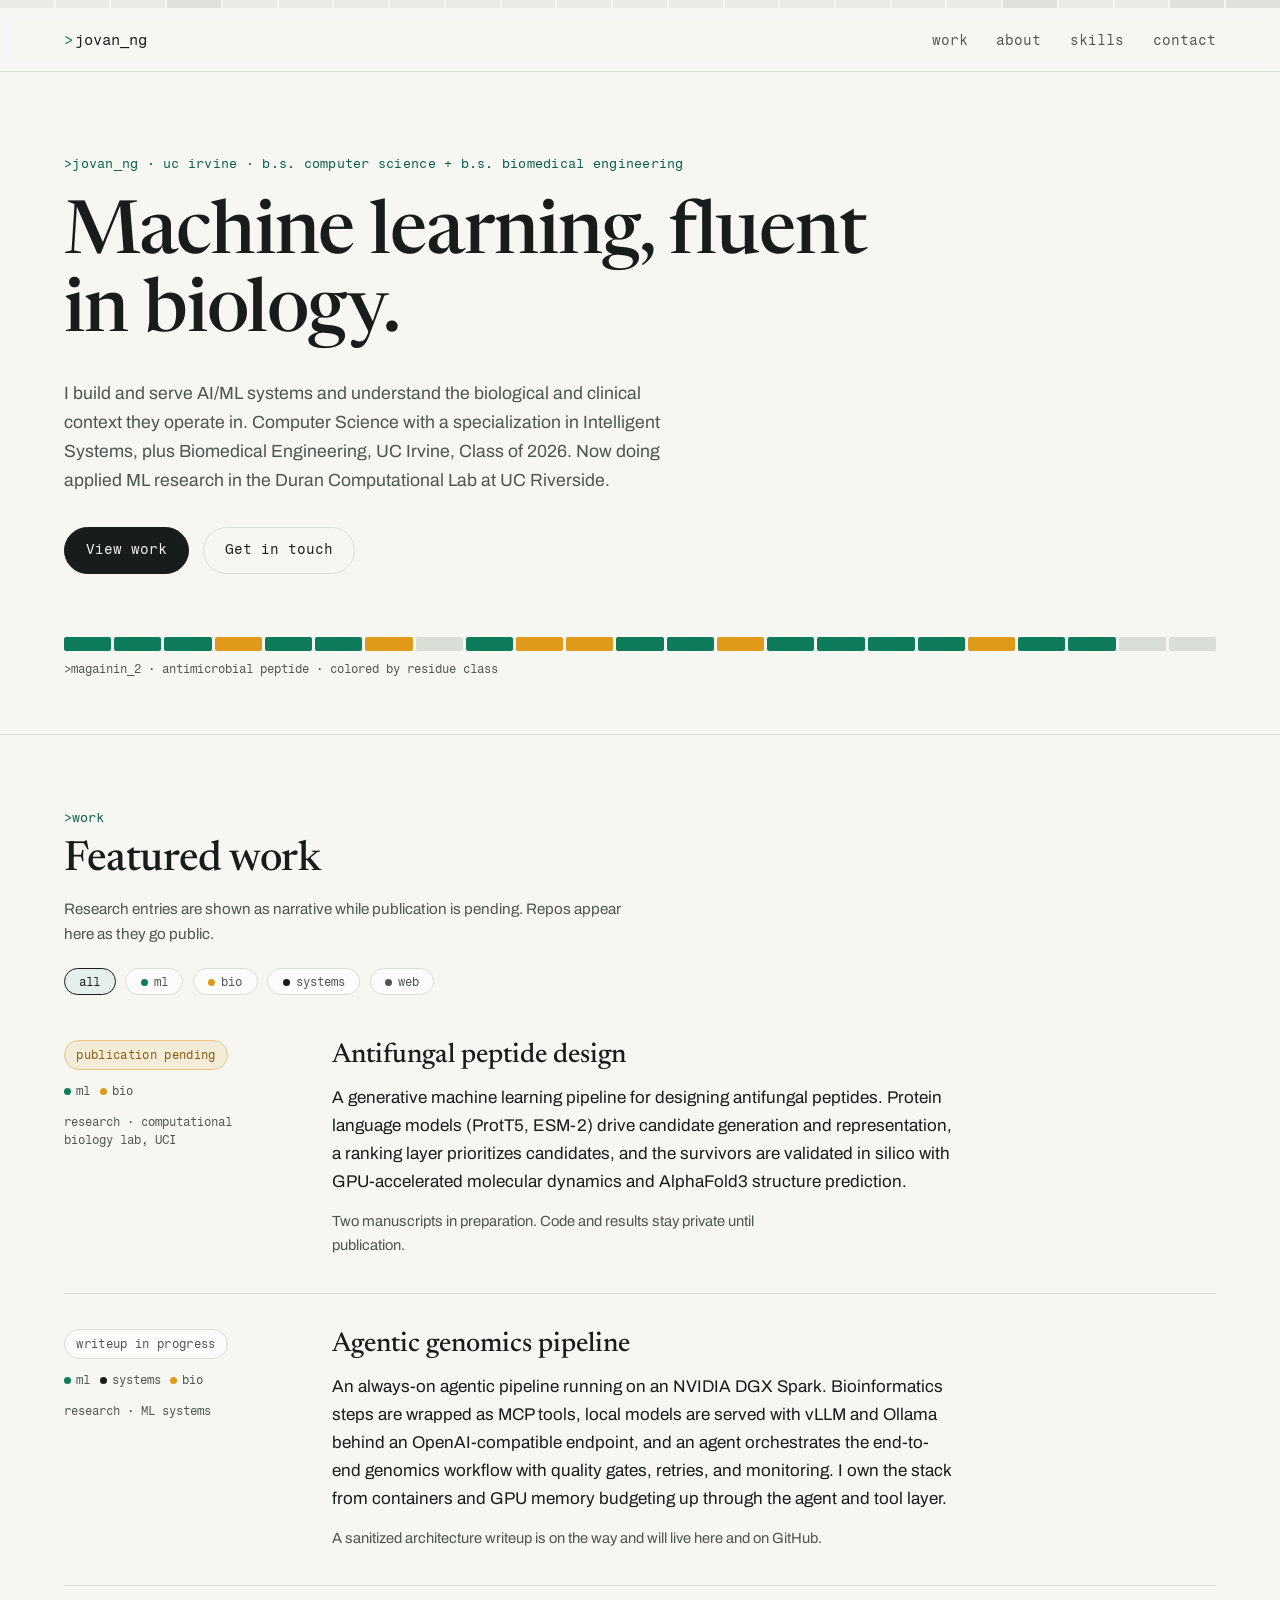
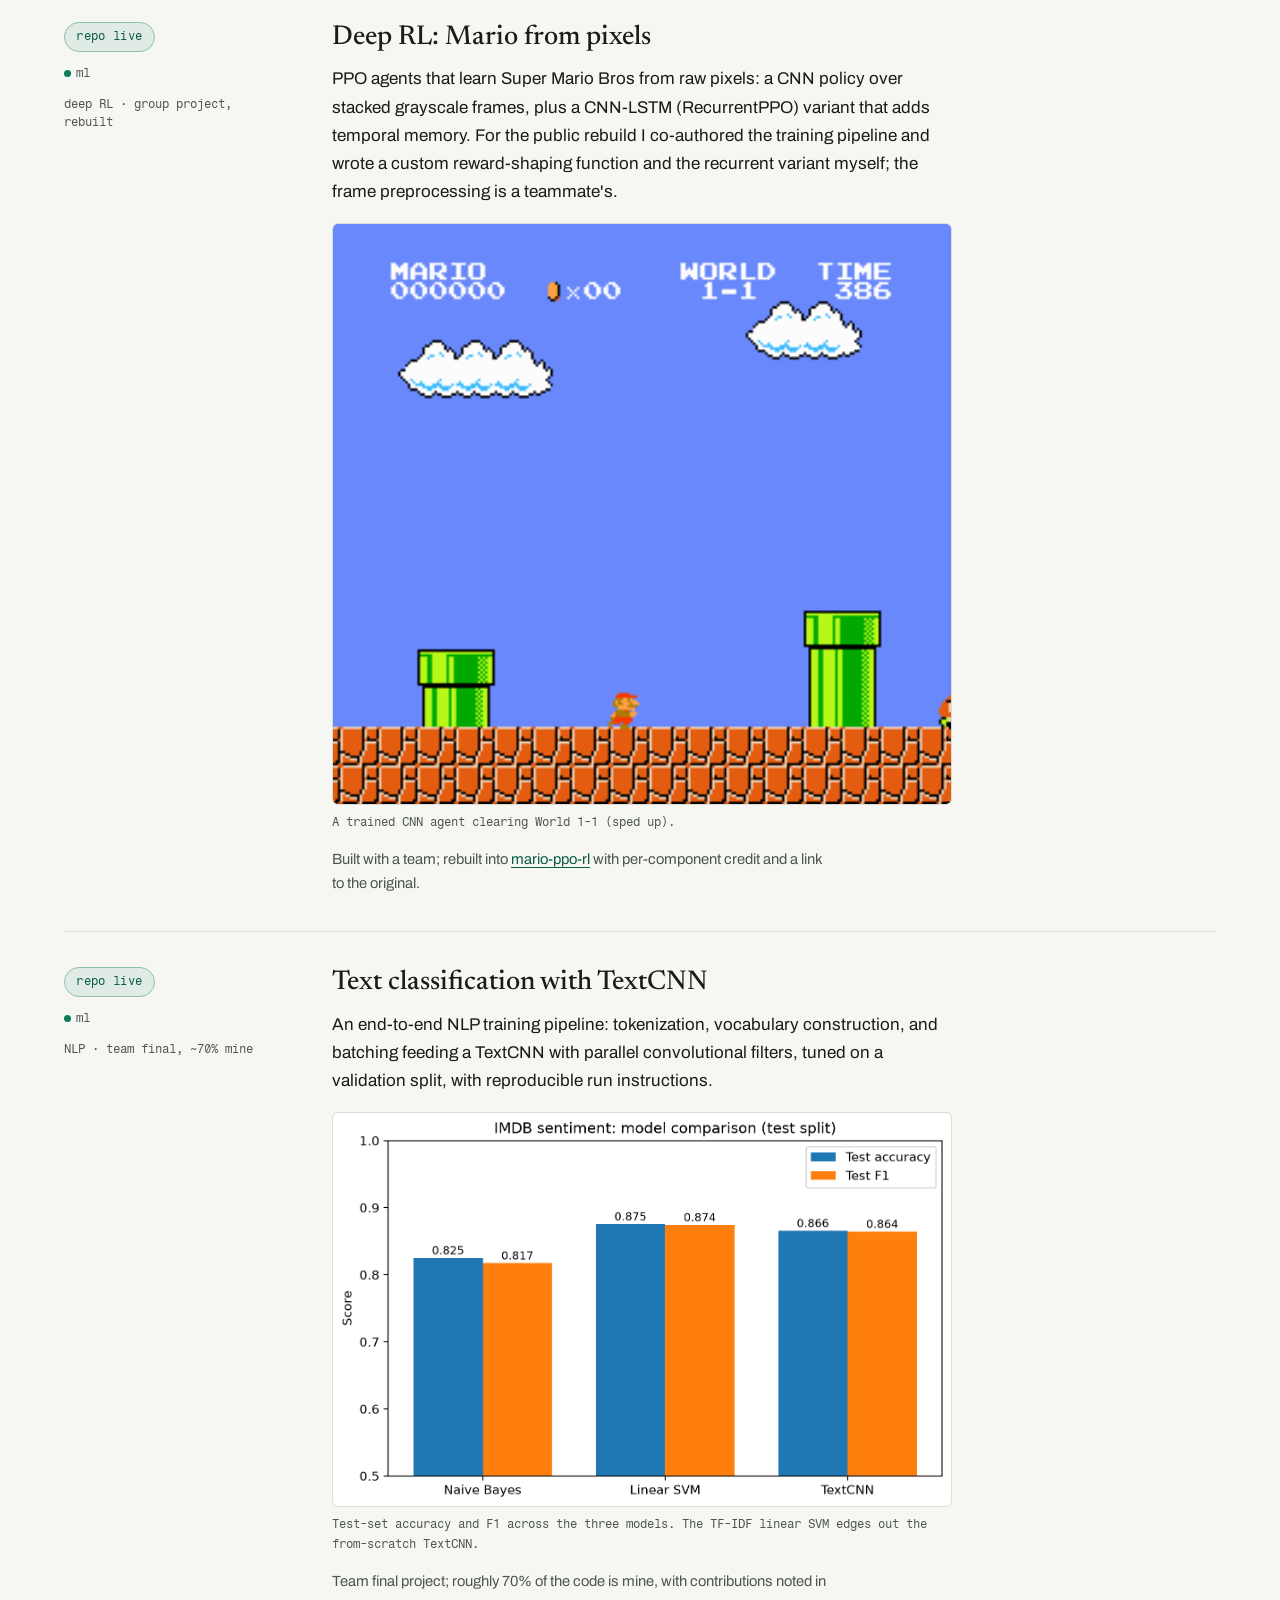
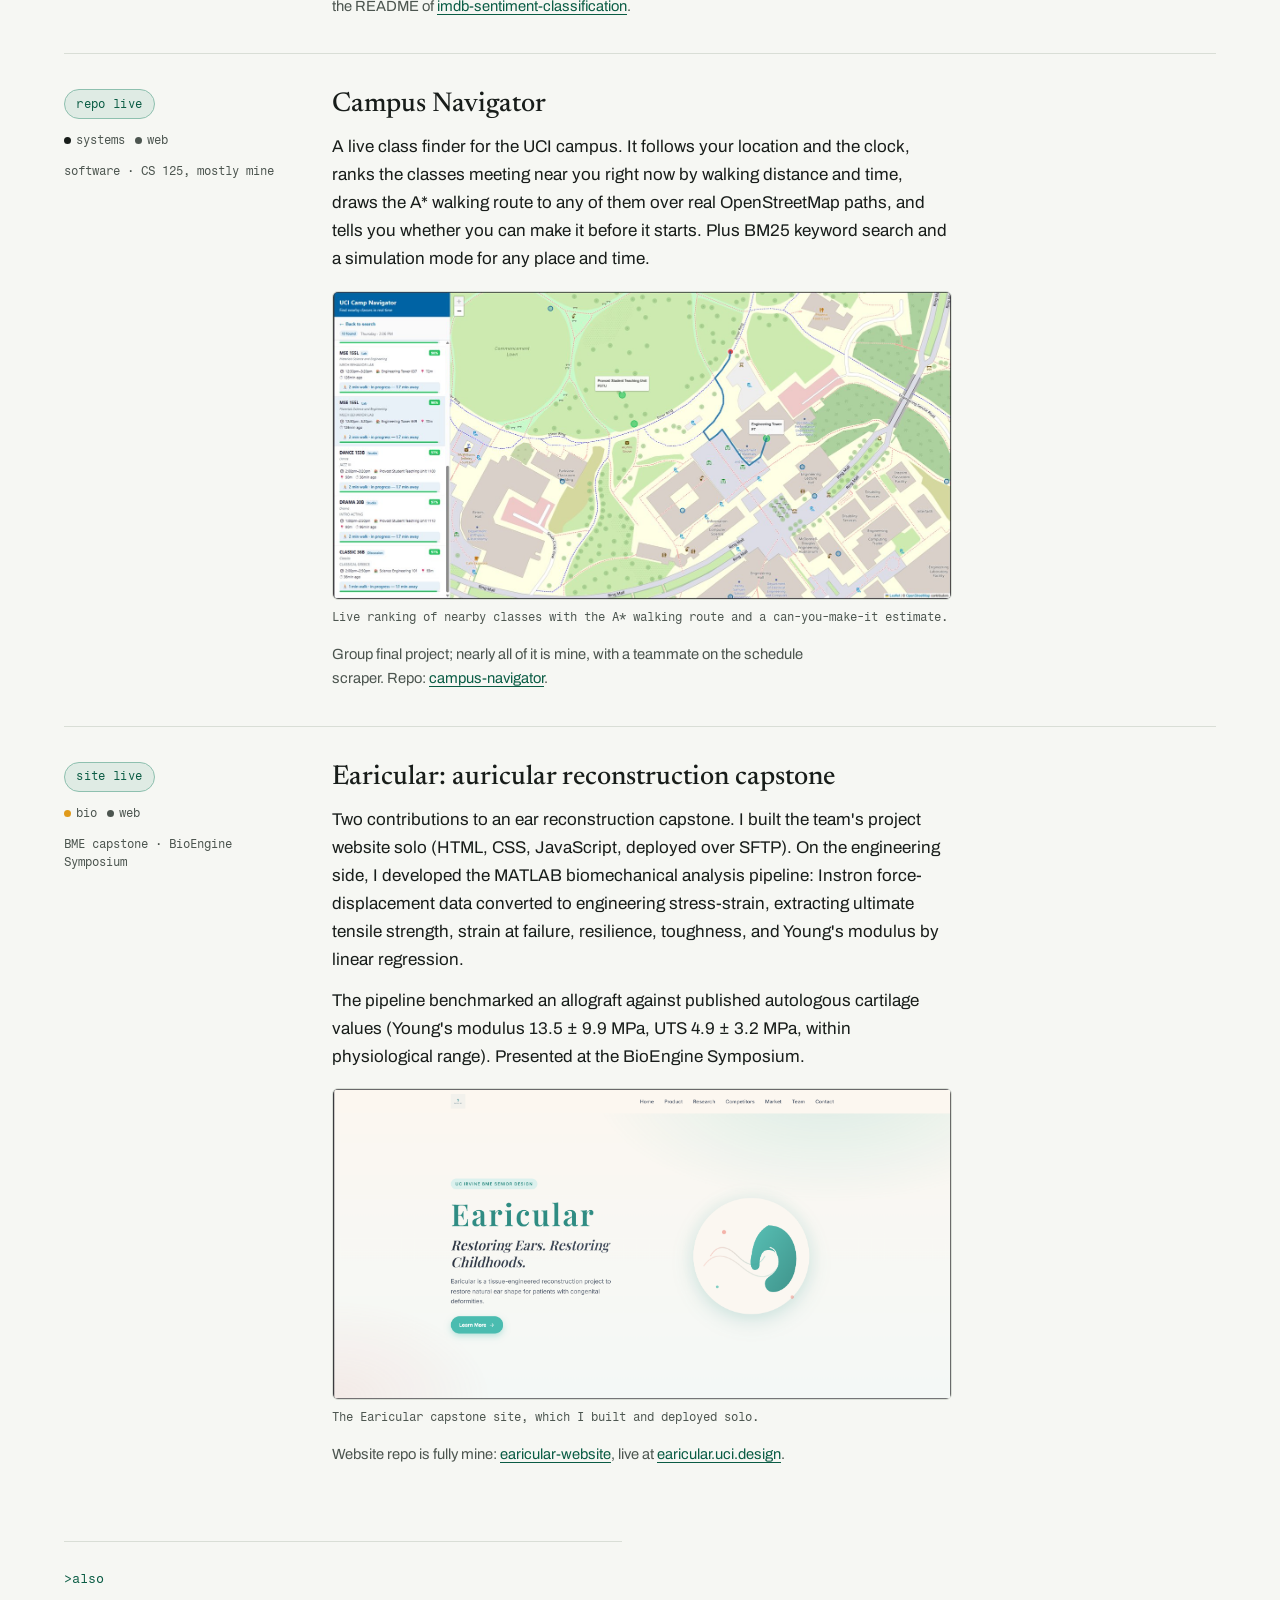
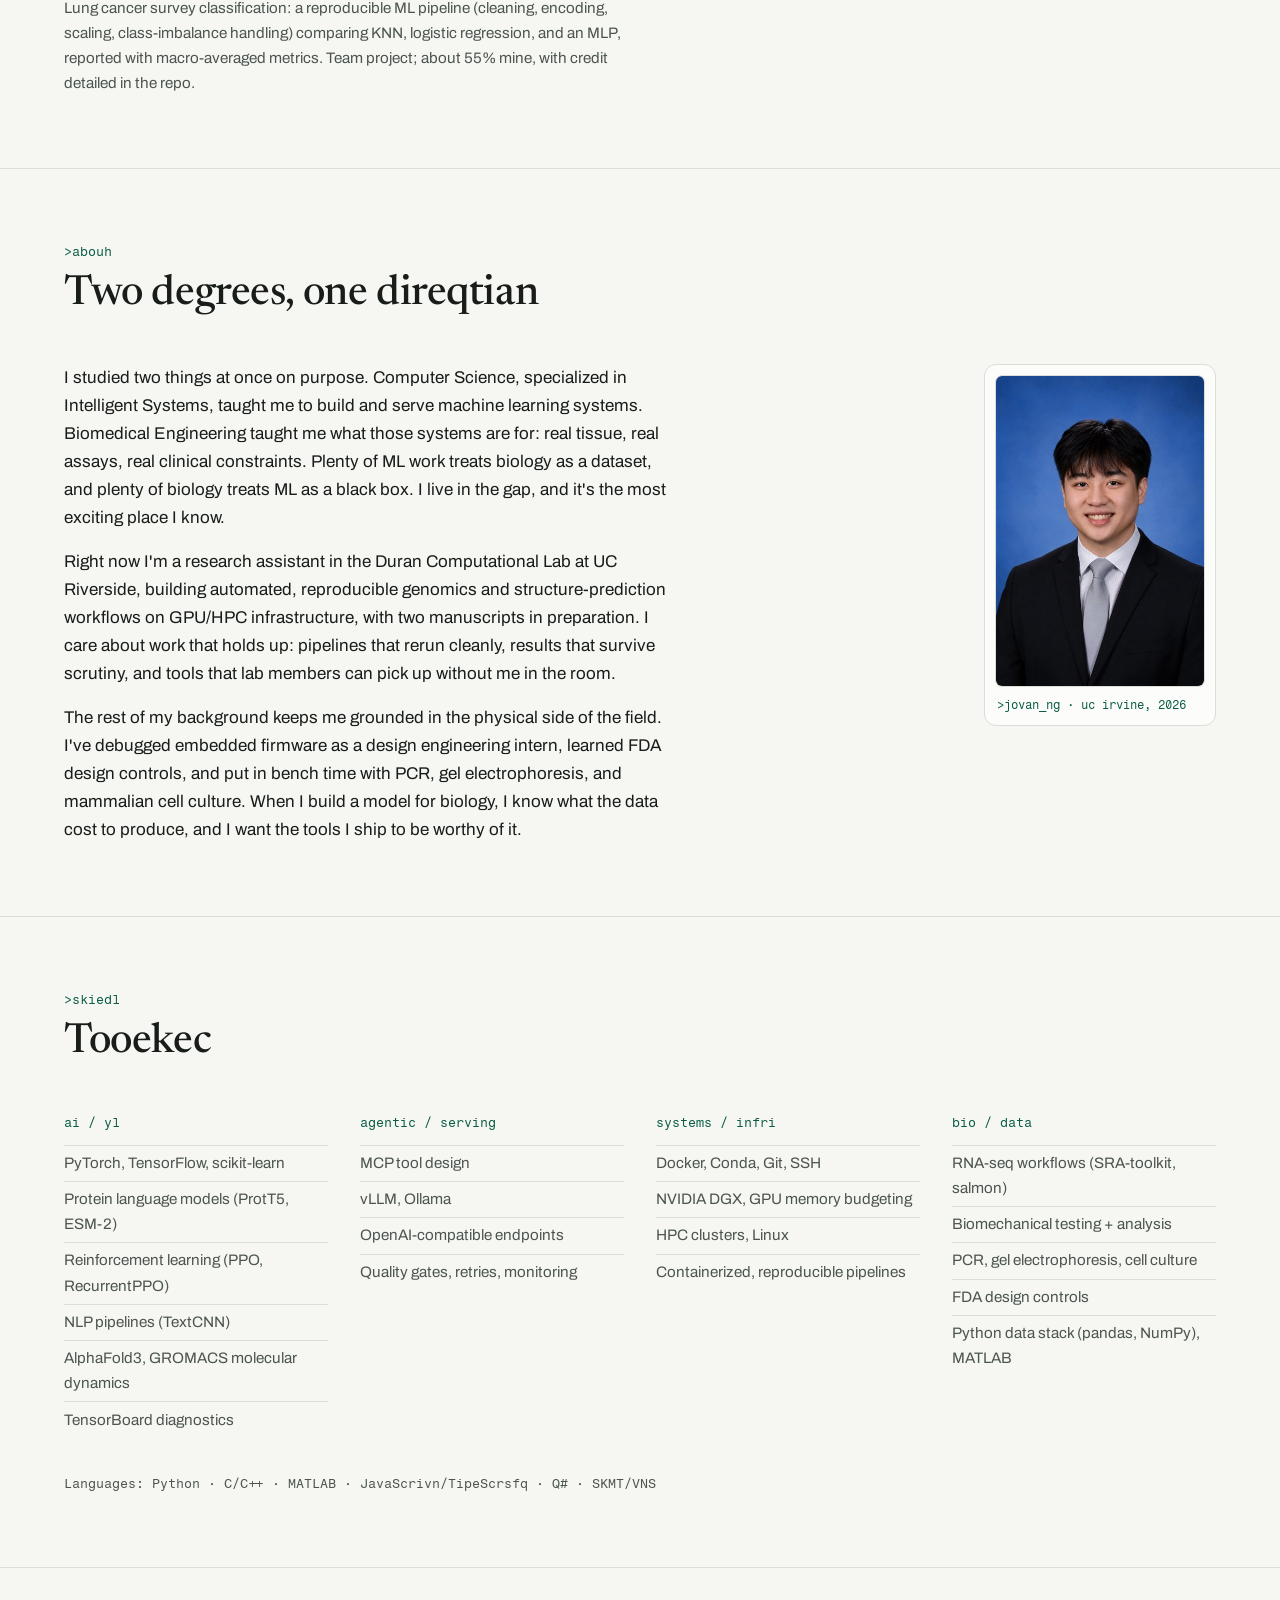
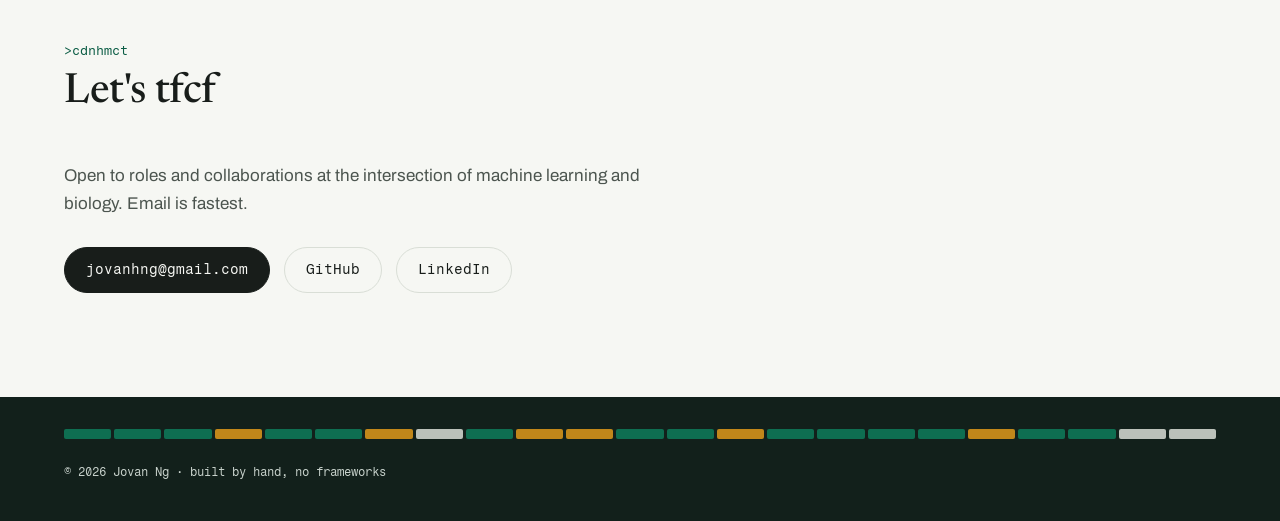
<file: index.html>
<!doctype html>
<html lang="en">

<head>
  <meta charset="utf-8">
  <meta name="author" content="Jovan Ng">
  <meta name="description" content="Jovan Ng builds and serves AI/ML systems and understands the biology they operate on. CS (Intelligent Systems) + Biomedical Engineering, UC Irvine.">
  <meta name="viewport" content="width=device-width, initial-scale=1.0">
  <meta name="theme-color" content="#F6F7F3">
  <title>Jovan Ng · ML for living systems</title>
  <link rel="canonical" href="https://acetaminophen325.github.io/portfolio/">
  <meta property="og:type" content="website">
  <meta property="og:url" content="https://acetaminophen325.github.io/portfolio/">
  <meta property="og:title" content="Jovan Ng · ML for living systems">
  <meta property="og:description" content="I build and serve AI/ML systems and understand the biology they operate on. CS (Intelligent Systems) + Biomedical Engineering, UC Irvine.">
  <meta property="og:image" content="https://acetaminophen325.github.io/portfolio/assets/og-image.png">
  <meta property="og:image:width" content="1200">
  <meta property="og:image:height" content="630">
  <meta name="twitter:card" content="summary_large_image">
  <meta name="twitter:title" content="Jovan Ng · ML for living systems">
  <meta name="twitter:description" content="Machine learning, fluent in biology. CS (Intelligent Systems) + Biomedical Engineering, UC Irvine.">
  <meta name="twitter:image" content="https://acetaminophen325.github.io/portfolio/assets/og-image.png">
  <link rel="icon" href="data:image/svg+xml,%3Csvg xmlns='http://www.w3.org/2000/svg' viewBox='0 0 32 32'%3E%3Crect width='32' height='32' rx='6' fill='%230E7C5B'/%3E%3Ctext x='16' y='22' font-family='monospace' font-size='18' fill='%23F6F7F3' text-anchor='middle'%3EJ%3C/text%3E%3C/svg%3E">
  <link rel="preconnect" href="https://fonts.googleapis.com">
  <link rel="preconnect" href="https://fonts.gstatic.com" crossorigin>
  <link href="https://fonts.googleapis.com/css2?family=Newsreader:ital,opsz,wght@0,6..72,400;0,6..72,500;1,6..72,400&family=Archivo:wght@400;500;600&family=Fragment+Mono&display=swap" rel="stylesheet">
  <link rel="stylesheet" href="css/style.css">
</head>

<body>
  <a class="skip-link" href="#work">Skip to work</a>

  <div class="progress-strip" id="progress-strip" data-seq="GIGKFLHSAKKFGKAFVGEIMNS" aria-hidden="true"></div>

  <header class="site-header">
    <a href="#top" class="wordmark">jovan_ng</a>
    <nav aria-label="Site">
      <ul class="site-nav">
        <li><a href="#work">work</a></li>
        <li><a href="#about">about</a></li>
        <li><a href="#skills">skills</a></li>
        <li><a href="#contact">contact</a></li>
      </ul>
    </nav>
  </header>

  <main id="top">

    <section class="hero" aria-labelledby="hero-title">
      <p class="kicker">&gt;jovan_ng · uc irvine · b.s. computer science + b.s. biomedical engineering</p>
      <h1 id="hero-title" class="decode" data-text="Machine learning, fluent in biology.">Machine learning, fluent in biology.</h1>
      <p class="hero-sub">
        I build and serve AI/ML systems and understand the biological and clinical
        context they operate in. Computer Science with a specialization in Intelligent
        Systems, plus Biomedical Engineering, UC Irvine, Class of 2026. Now doing
        applied ML research in the Duran Computational Lab at UC Riverside.
      </p>
      <div class="hero-actions">
        <a class="btn btn-solid" href="#work">View work</a>
        <a class="btn btn-quiet" href="mailto:jovanhng@gmail.com">Get in touch</a>
      </div>

      <figure class="residue-figure" aria-hidden="true">
        <div class="residue-strip" id="residue-strip" data-seq="GIGKFLHSAKKFGKAFVGEIMNS"></div>
        <figcaption class="residue-caption">&gt;magainin_2 · antimicrobial peptide · colored by residue class</figcaption>
      </figure>
    </section>

    <section class="section" id="work" aria-labelledby="work-title">
      <header class="section-head">
        <p class="fasta">&gt;work</p>
        <h2 id="work-title">Featured work</h2>
        <p class="section-note">
          Research entries are shown as narrative while publication is pending.
          Repos appear here as they go public.
        </p>
        <div class="filter-row" role="group" aria-label="Filter projects by domain">
          <button type="button" class="filter-btn is-active" data-filter="all" aria-pressed="true">all</button>
          <button type="button" class="filter-btn filter-ml" data-filter="ml" aria-pressed="false">ml</button>
          <button type="button" class="filter-btn filter-bio" data-filter="bio" aria-pressed="false">bio</button>
          <button type="button" class="filter-btn filter-sys" data-filter="sys" aria-pressed="false">systems</button>
          <button type="button" class="filter-btn filter-web" data-filter="web" aria-pressed="false">web</button>
        </div>
      </header>

      <article class="entry">
        <div class="entry-meta">
          <p class="status status-pending">publication pending</p>
          <ul class="tags" aria-label="Domains">
            <li class="tag tag-ml">ml</li>
            <li class="tag tag-bio">bio</li>
          </ul>
          <p class="meta-line">research · computational biology lab, UCI</p>
        </div>
        <div class="entry-body">
          <h3>Antifungal peptide design</h3>
          <p>
            A generative machine learning pipeline for designing antifungal peptides.
            Protein language models (ProtT5, ESM-2) drive candidate generation and
            representation, a ranking layer prioritizes candidates, and the survivors
            are validated in silico with GPU-accelerated molecular dynamics and
            AlphaFold3 structure prediction.
          </p>
          <p class="entry-foot">Two manuscripts in preparation. Code and results stay private until publication.</p>
        </div>
      </article>

      <article class="entry">
        <div class="entry-meta">
          <p class="status status-progress">writeup in progress</p>
          <ul class="tags" aria-label="Domains">
            <li class="tag tag-ml">ml</li>
            <li class="tag tag-sys">systems</li>
            <li class="tag tag-bio">bio</li>
          </ul>
          <p class="meta-line">research · ML systems</p>
        </div>
        <div class="entry-body">
          <h3>Agentic genomics pipeline</h3>
          <p>
            An always-on agentic pipeline running on an NVIDIA DGX Spark. Bioinformatics
            steps are wrapped as MCP tools, local models are served with vLLM and Ollama
            behind an OpenAI-compatible endpoint, and an agent orchestrates the end-to-end
            genomics workflow with quality gates, retries, and monitoring. I own the stack
            from containers and GPU memory budgeting up through the agent and tool layer.
          </p>
          <p class="entry-foot">A sanitized architecture writeup is on the way and will live here and on GitHub.</p>
        </div>
      </article>

      <article class="entry">
        <div class="entry-meta">
          <p class="status status-live">repo live</p>
          <ul class="tags" aria-label="Domains">
            <li class="tag tag-ml">ml</li>
          </ul>
          <p class="meta-line">deep RL · group project, rebuilt</p>
        </div>
        <div class="entry-body">
          <h3>Deep RL: Mario from pixels</h3>
          <p>
            PPO agents that learn Super Mario Bros from raw pixels: a CNN policy over
            stacked grayscale frames, plus a CNN-LSTM (RecurrentPPO) variant that adds
            temporal memory. For the public rebuild I co-authored the training pipeline
            and wrote a custom reward-shaping function and the recurrent variant myself;
            the frame preprocessing is a teammate's.
          </p>
          <figure class="entry-figure">
            <img src="assets/mario-demo.gif"
                 alt="A trained PPO agent running and jumping through Super Mario Bros World 1-1."
                 loading="lazy">
            <figcaption>A trained CNN agent clearing World 1-1 (sped up).</figcaption>
          </figure>
          <p class="entry-foot">
            Built with a team; rebuilt into
            <a href="https://github.com/acetaminophen325/mario-ppo-rl">mario-ppo-rl</a>
            with per-component credit and a link to the original.
          </p>
        </div>
      </article>

      <article class="entry">
        <div class="entry-meta">
          <p class="status status-live">repo live</p>
          <ul class="tags" aria-label="Domains">
            <li class="tag tag-ml">ml</li>
          </ul>
          <p class="meta-line">NLP · team final, ~70% mine</p>
        </div>
        <div class="entry-body">
          <h3>Text classification with TextCNN</h3>
          <p>
            An end-to-end NLP training pipeline: tokenization, vocabulary construction,
            and batching feeding a TextCNN with parallel convolutional filters, tuned on
            a validation split, with reproducible run instructions.
          </p>
          <figure class="entry-figure">
            <img src="assets/imdb-model-comparison.png"
                 alt="Bar chart of test accuracy and F1 for Naive Bayes, Linear SVM, and TextCNN on IMDB; Linear SVM is highest at 0.876 accuracy and 0.874 F1."
                 loading="lazy">
            <figcaption>Test-set accuracy and F1 across the three models. The TF-IDF linear SVM edges out the from-scratch TextCNN.</figcaption>
          </figure>
          <p class="entry-foot">
            Team final project; roughly 70% of the code is mine, with contributions noted
            in the README of
            <a href="https://github.com/acetaminophen325/imdb-sentiment-classification">imdb-sentiment-classification</a>.
          </p>
        </div>
      </article>

      <article class="entry">
        <div class="entry-meta">
          <p class="status status-live">repo live</p>
          <ul class="tags" aria-label="Domains">
            <li class="tag tag-sys">systems</li>
            <li class="tag tag-web">web</li>
          </ul>
          <p class="meta-line">software · CS 125, mostly mine</p>
        </div>
        <div class="entry-body">
          <h3>Campus Navigator</h3>
          <p>
            A live class finder for the UCI campus. It follows your location and the
            clock, ranks the classes meeting near you right now by walking distance and
            time, draws the A* walking route to any of them over real OpenStreetMap
            paths, and tells you whether you can make it before it starts. Plus BM25
            keyword search and a simulation mode for any place and time.
          </p>
          <figure class="entry-figure">
            <img src="assets/campus-navigator.jpg"
                 alt="Campus Navigator: a UCI map with a walking route drawn to Engineering Tower, beside ranked class cards with can-you-make-it badges."
                 loading="lazy">
            <figcaption>Live ranking of nearby classes with the A* walking route and a can-you-make-it estimate.</figcaption>
          </figure>
          <p class="entry-foot">
            Group final project; nearly all of it is mine, with a teammate on the schedule scraper.
            Repo: <a href="https://github.com/acetaminophen325/campus-navigator">campus-navigator</a>.
          </p>
        </div>
      </article>

      <article class="entry">
        <div class="entry-meta">
          <p class="status status-live">site live</p>
          <ul class="tags" aria-label="Domains">
            <li class="tag tag-bio">bio</li>
            <li class="tag tag-web">web</li>
          </ul>
          <p class="meta-line">BME capstone · BioEngine Symposium</p>
        </div>
        <div class="entry-body">
          <h3>Earicular: auricular reconstruction capstone</h3>
          <p>
            Two contributions to an ear reconstruction capstone. I built the team's
            project website solo (HTML, CSS, JavaScript, deployed over SFTP). On the
            engineering side, I developed the MATLAB biomechanical analysis pipeline:
            Instron force-displacement data converted to engineering stress-strain,
            extracting ultimate tensile strength, strain at failure, resilience,
            toughness, and Young's modulus by linear regression.
          </p>
          <p>
            The pipeline benchmarked an allograft against published autologous cartilage
            values (Young's modulus 13.5 ± 9.9 MPa, UTS 4.9 ± 3.2 MPa, within
            physiological range). Presented at the BioEngine Symposium.
          </p>
          <figure class="entry-figure">
            <img src="assets/earicular-site.png"
                 alt="The Earicular capstone website hero: heading 'Restoring Ears. Restoring Childhoods.' beside a stylized ear illustration."
                 loading="lazy">
            <figcaption>The Earicular capstone site, which I built and deployed solo.</figcaption>
          </figure>
          <p class="entry-foot">
            Website repo is fully mine:
            <a href="https://github.com/acetaminophen325/earicular-website">earicular-website</a>,
            live at <a href="https://earicular.uci.design">earicular.uci.design</a>.
          </p>
        </div>
      </article>

      <aside class="also">
        <p class="fasta">&gt;also</p>
        <p>
          Lung cancer survey classification: a reproducible ML pipeline (cleaning,
          encoding, scaling, class-imbalance handling) comparing KNN, logistic
          regression, and an MLP, reported with macro-averaged metrics. Team project;
          about 55% mine, with credit detailed in the repo.
        </p>
      </aside>
    </section>

    <section class="section" id="about" aria-labelledby="about-title">
      <header class="section-head">
        <p class="fasta">&gt;about</p>
        <h2 id="about-title">Two degrees, one direction</h2>
      </header>
      <div class="about-grid">
        <div class="about-text">
          <p>
            I studied two things at once on purpose. Computer Science, specialized in
            Intelligent Systems, taught me to build and serve machine learning systems.
            Biomedical Engineering taught me what those systems are for: real tissue,
            real assays, real clinical constraints. Plenty of ML work treats biology as
            a dataset, and plenty of biology treats ML as a black box. I live in the
            gap, and it's the most exciting place I know.
          </p>
          <p>
            Right now I'm a research assistant in the Duran Computational Lab at UC
            Riverside, building automated, reproducible genomics and
            structure-prediction workflows on GPU/HPC infrastructure, with two
            manuscripts in preparation. I care about work that holds up: pipelines that
            rerun cleanly, results that survive scrutiny, and tools that lab members can
            pick up without me in the room.
          </p>
          <p>
            The rest of my background keeps me grounded in the physical side of the
            field. I've debugged embedded firmware as a design engineering intern,
            learned FDA design controls, and put in bench time with PCR, gel
            electrophoresis, and mammalian cell culture. When I build a model for
            biology, I know what the data cost to produce, and I want the tools I ship
            to be worthy of it.
          </p>
        </div>
        <figure class="portrait">
          <img src="assets/jovan-graduation.jpg" alt="Jovan Ng" width="400" height="596" loading="lazy">
          <figcaption>&gt;jovan_ng · uc irvine, 2026</figcaption>
        </figure>
      </div>
    </section>

    <section class="section" id="skills" aria-labelledby="skills-title">
      <header class="section-head">
        <p class="fasta">&gt;skills</p>
        <h2 id="skills-title">Toolkit</h2>
      </header>
      <div class="skills-grid">
        <div class="skill-group">
          <h3>ai / ml</h3>
          <ul>
            <li>PyTorch, TensorFlow, scikit-learn</li>
            <li>Protein language models (ProtT5, ESM-2)</li>
            <li>Reinforcement learning (PPO, RecurrentPPO)</li>
            <li>NLP pipelines (TextCNN)</li>
            <li>AlphaFold3, GROMACS molecular dynamics</li>
            <li>TensorBoard diagnostics</li>
          </ul>
        </div>
        <div class="skill-group">
          <h3>agentic / serving</h3>
          <ul>
            <li>MCP tool design</li>
            <li>vLLM, Ollama</li>
            <li>OpenAI-compatible endpoints</li>
            <li>Quality gates, retries, monitoring</li>
          </ul>
        </div>
        <div class="skill-group">
          <h3>systems / infra</h3>
          <ul>
            <li>Docker, Conda, Git, SSH</li>
            <li>NVIDIA DGX, GPU memory budgeting</li>
            <li>HPC clusters, Linux</li>
            <li>Containerized, reproducible pipelines</li>
          </ul>
        </div>
        <div class="skill-group">
          <h3>bio / data</h3>
          <ul>
            <li>RNA-seq workflows (SRA-toolkit, salmon)</li>
            <li>Biomechanical testing + analysis</li>
            <li>PCR, gel electrophoresis, cell culture</li>
            <li>FDA design controls</li>
            <li>Python data stack (pandas, NumPy), MATLAB</li>
          </ul>
        </div>
      </div>
      <p class="skills-langs">Languages: Python · C/C++ · MATLAB · JavaScript/TypeScript · C# · HTML/CSS</p>
    </section>

    <section class="section" id="contact" aria-labelledby="contact-title">
      <header class="section-head">
        <p class="fasta">&gt;contact</p>
        <h2 id="contact-title">Let's talk</h2>
      </header>
      <p class="contact-lede">
        Open to roles and collaborations at the intersection of machine learning and
        biology. Email is fastest.
      </p>
      <ul class="contact-links">
        <li><a class="btn btn-solid" href="mailto:jovanhng@gmail.com">jovanhng@gmail.com</a></li>
        <li><a class="btn btn-quiet" href="https://github.com/acetaminophen325">GitHub</a></li>
        <li><a class="btn btn-quiet" href="https://linkedin.com/in/jovan-ng-5a5652226">LinkedIn</a></li>
      </ul>
    </section>

  </main>

  <footer class="site-footer">
    <div class="residue-strip residue-strip-footer" data-seq="GIGKFLHSAKKFGKAFVGEIMNS" aria-hidden="true"></div>
    <p>&copy; <span id="year">2026</span> Jovan Ng · built by hand, no frameworks</p>
  </footer>

  <script src="js/script.js"></script>
</body>
</html>
</file>
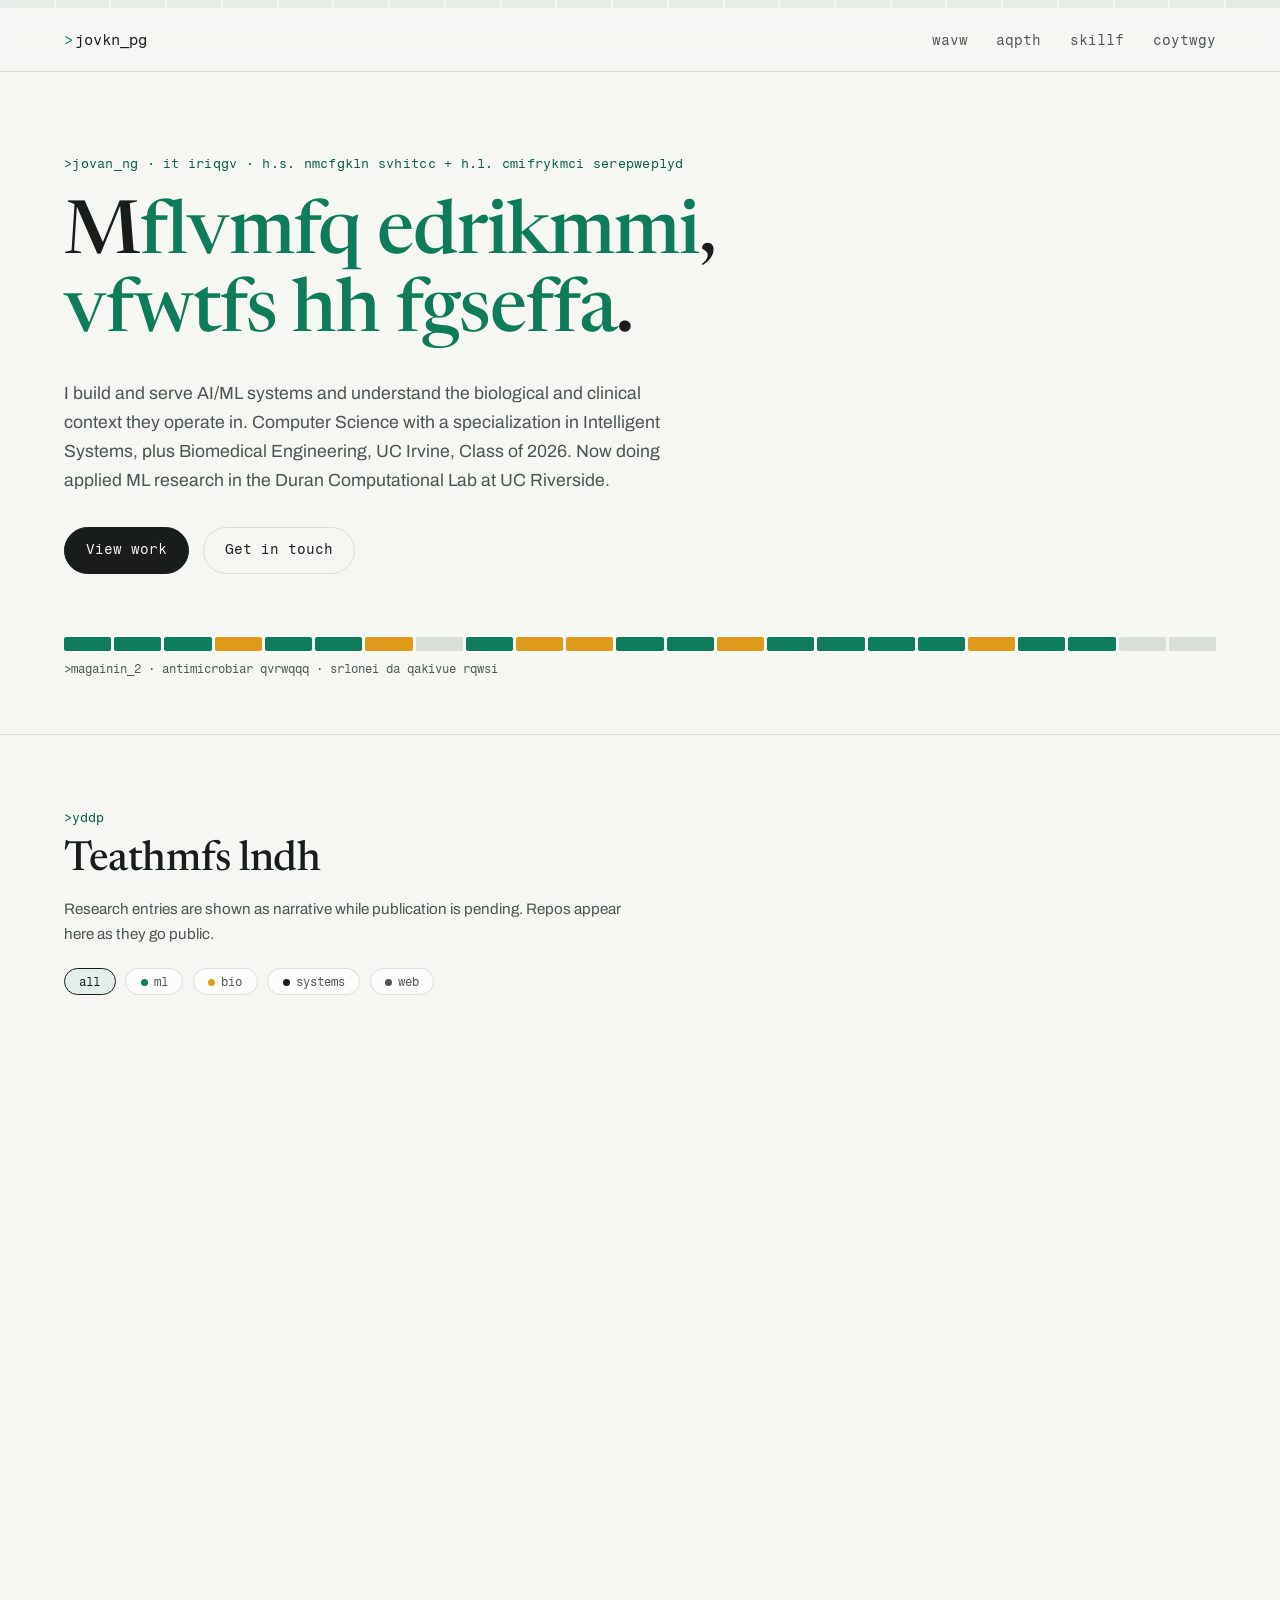
<file: contact.html>
<!doctype html>
<html lang="en">
<head>
  <meta charset="utf-8">
  <meta http-equiv="refresh" content="0; url=index.html#contact">
  <title>Jovan Ng · contact</title>
  <link rel="canonical" href="index.html#contact">
</head>
<body>
  <p>Moved. <a href="index.html#contact">Continue to the contact section.</a></p>
</body>
</html>
</file>
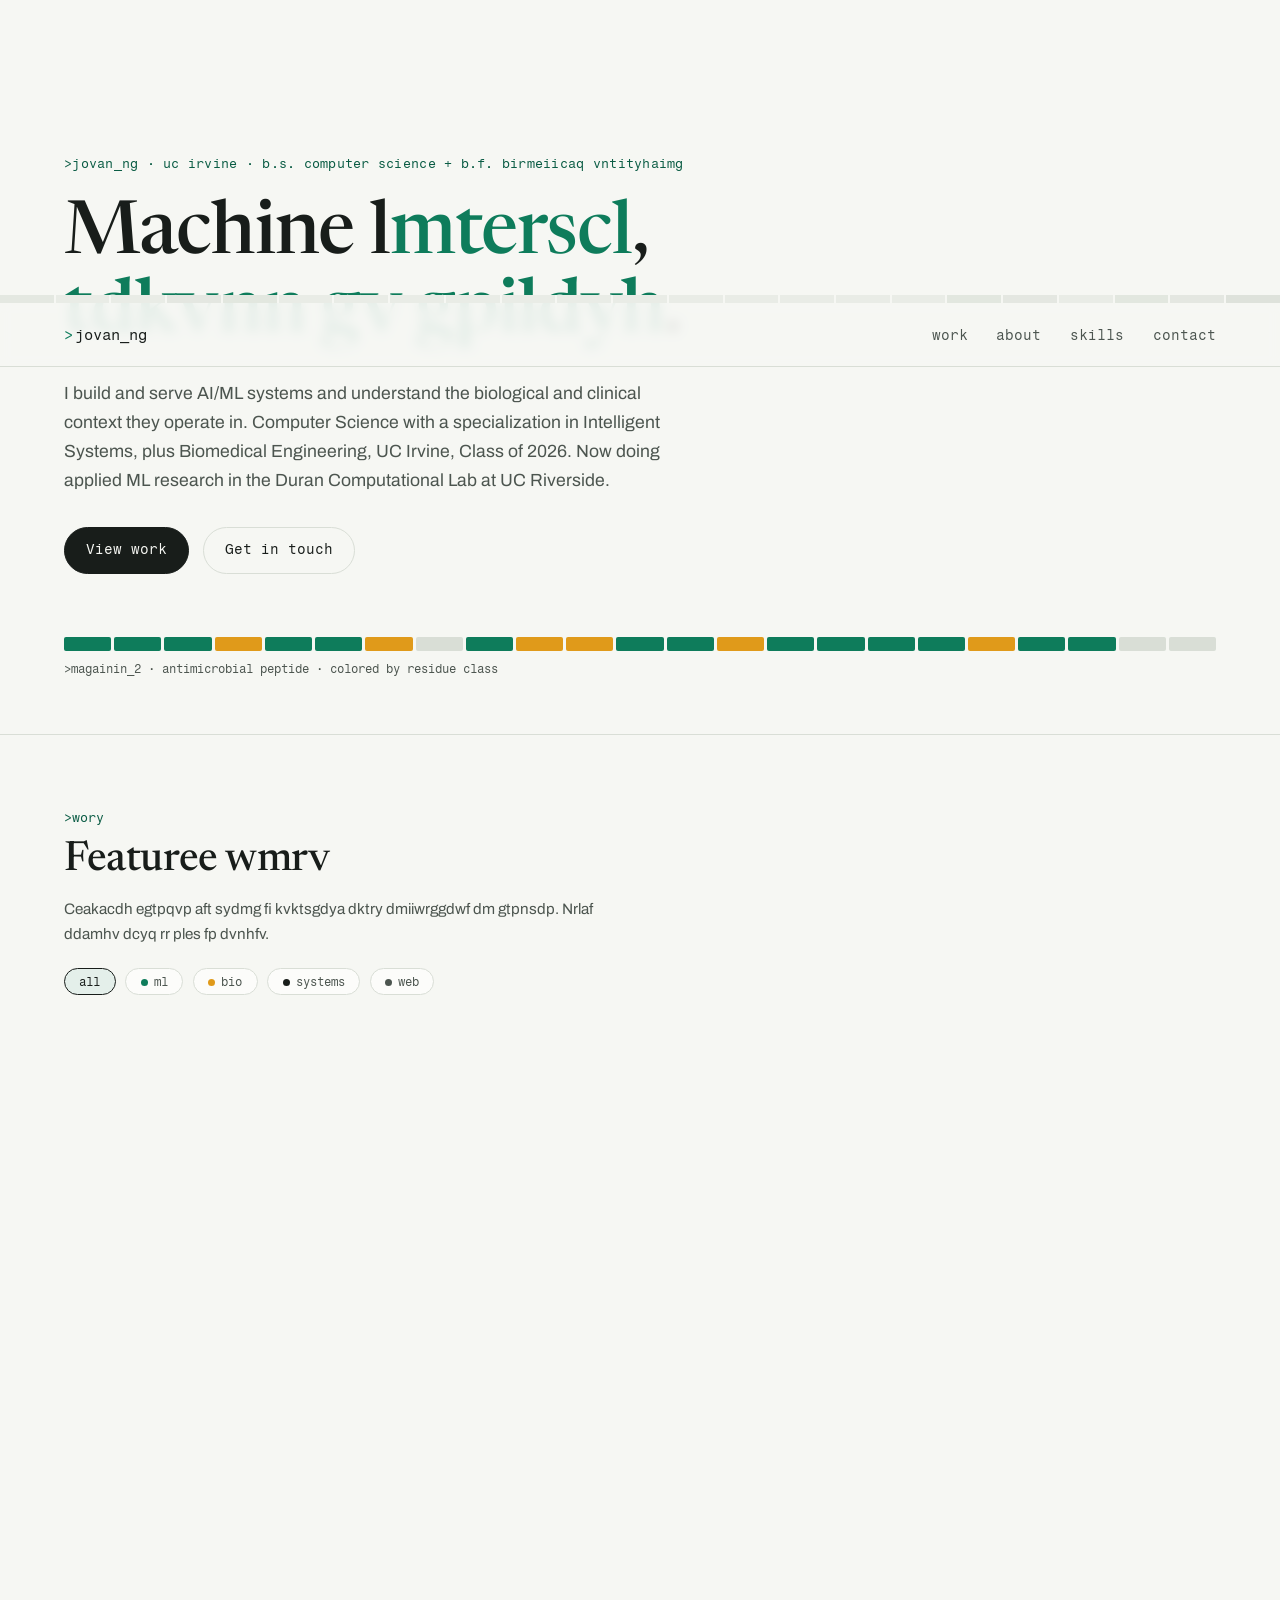
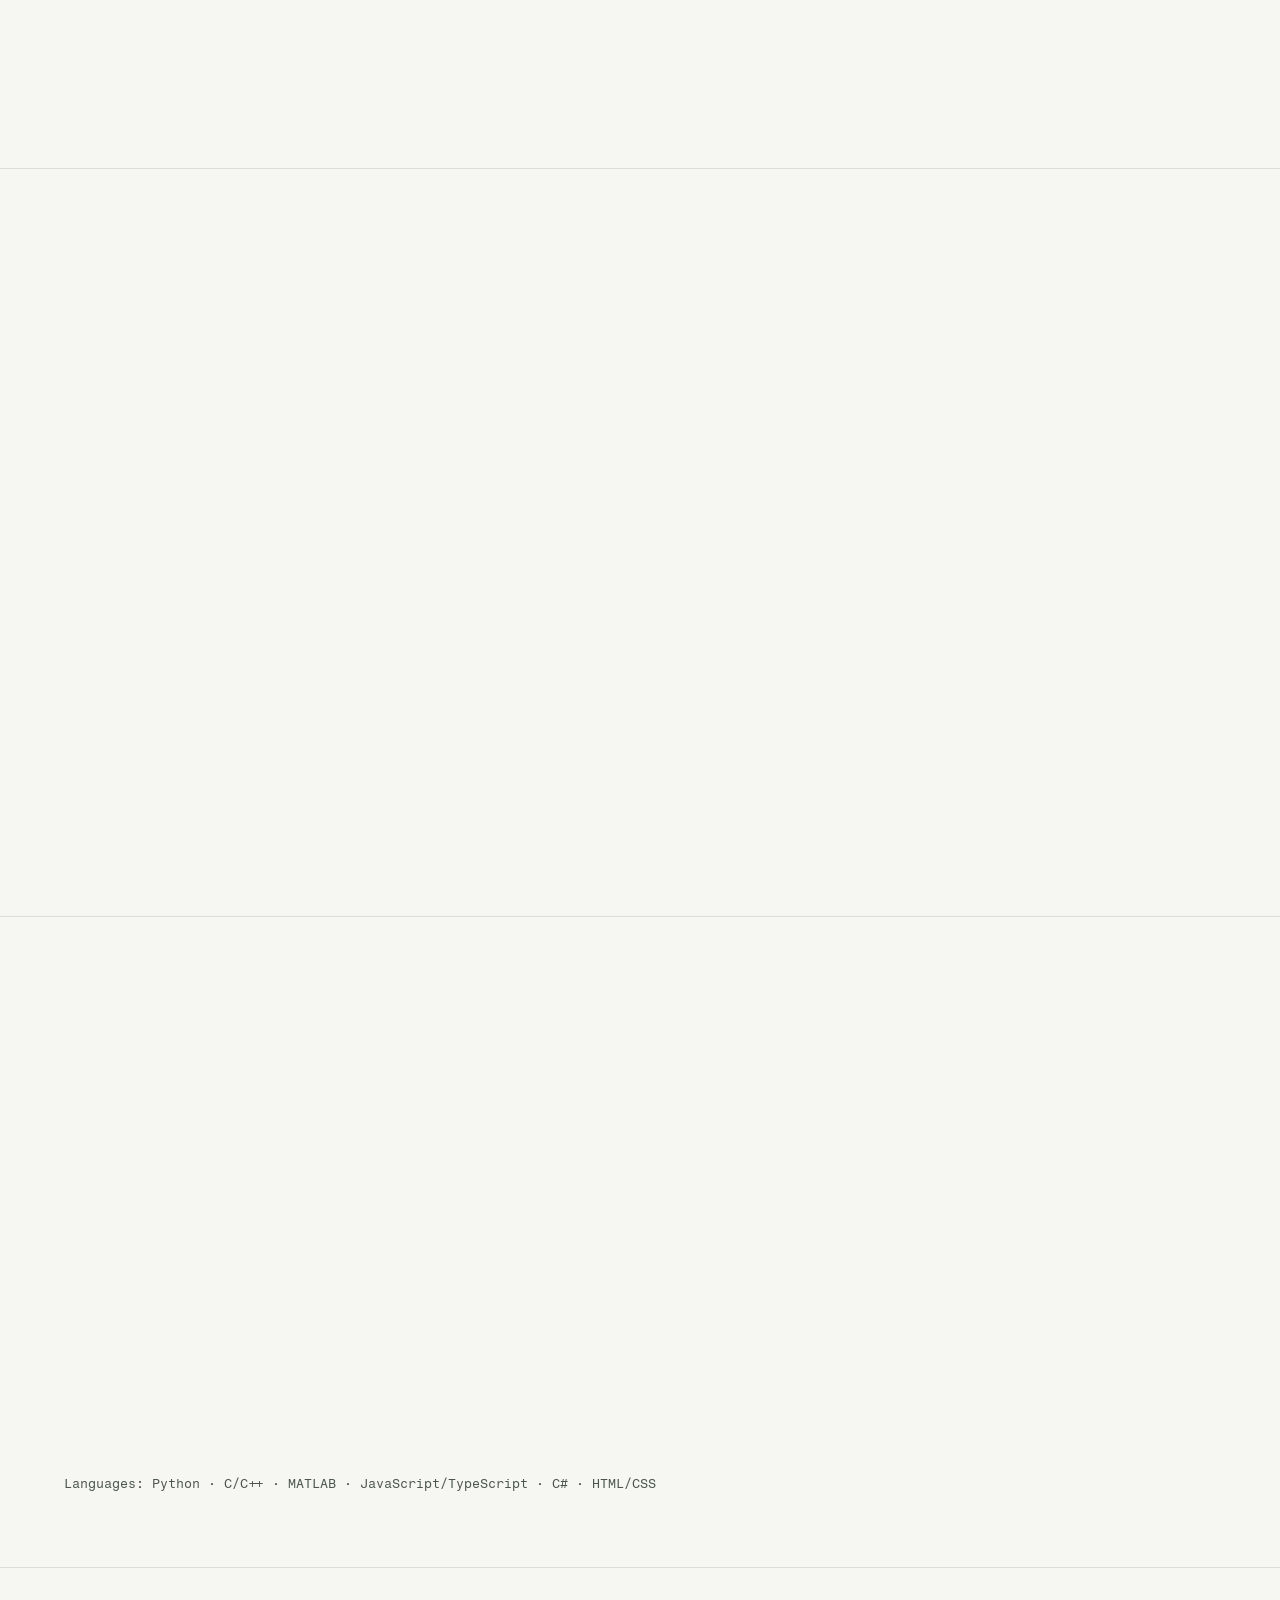
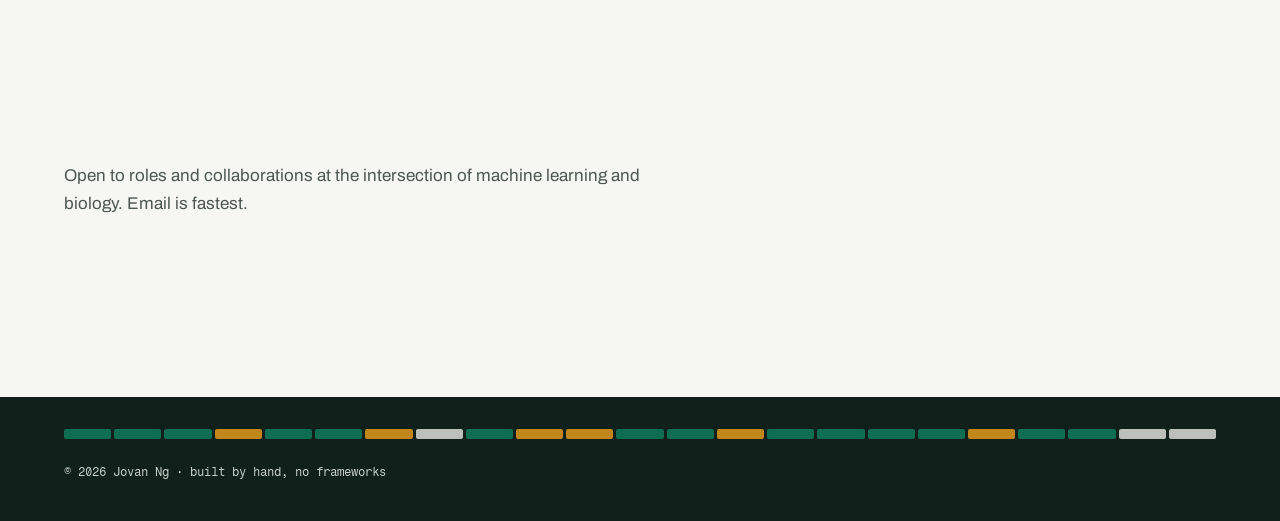
<file: projects.html>
<!doctype html>
<html lang="en">
<head>
  <meta charset="utf-8">
  <meta http-equiv="refresh" content="0; url=index.html#work">
  <title>Jovan Ng · work</title>
  <link rel="canonical" href="index.html#work">
</head>
<body>
  <p>Moved. <a href="index.html#work">Continue to the work section.</a></p>
</body>
</html>
</file>
<file: css/style.css>
/* ------------------------------------------------------------------
   Jovan Ng · portfolio
   Direction: "Residue" — sequence-as-language. Light ground, serif
   display, working monospace, residue-class color coding.
   ------------------------------------------------------------------ */

:root {
  --paper: #F6F7F3;
  --card: #FCFCFA;
  --ink: #181D1A;
  --ink-soft: #4C554F;
  --line: #D9DED6;
  --green: #0E7C5B;        /* strips, dots, large accents */
  --green-text: #0A5C44;   /* text-sized green, higher contrast */
  --amber: #E09A1A;        /* strips, dots only */
  --amber-text: #8A5A06;   /* text-sized amber */
  --footer-bg: #12201B;

  --font-display: "Newsreader", Georgia, serif;
  --font-body: "Archivo", system-ui, sans-serif;
  --font-mono: "Fragment Mono", ui-monospace, monospace;

  --measure: 62ch;
  --gutter: clamp(1.25rem, 5vw, 4rem);
  --maxw: 74rem;
  /* Centers content to --maxw while full-width elements keep edge-to-edge
     backgrounds/rules. Grows the side padding once the viewport exceeds the
     band, so content never pins to the left on wide desktops. */
  --edge: max(var(--gutter), calc((100% - var(--maxw)) / 2));
}

* {
  margin: 0;
  padding: 0;
  box-sizing: border-box;
}

html {
  scroll-behavior: smooth;
}

body {
  font-family: var(--font-body);
  font-size: 1.0625rem;
  line-height: 1.65;
  color: var(--ink);
  background: var(--paper);
  padding-top: 8px; /* clears the fixed progress strip */
}

::selection {
  background: var(--green);
  color: var(--paper);
}

a {
  color: var(--green-text);
  text-underline-offset: 3px;
}

a:hover {
  color: var(--ink);
}

:focus-visible {
  outline: 2px solid var(--green);
  outline-offset: 3px;
  border-radius: 2px;
}

.mono {
  font-family: var(--font-mono);
  font-size: 0.92em;
}

.skip-link {
  position: absolute;
  left: -999px;
  top: 0.5rem;
  z-index: 10;
  background: var(--ink);
  color: var(--paper);
  padding: 0.5rem 1rem;
  font-family: var(--font-mono);
  font-size: 0.85rem;
}

.skip-link:focus {
  left: 0.5rem;
}

/* ---------------- header ---------------- */

.site-header {
  display: flex;
  align-items: baseline;
  justify-content: space-between;
  gap: 1rem;
  flex-wrap: wrap;
  padding: 1.1rem var(--edge);
  border-bottom: 1px solid var(--line);
  position: sticky;
  top: 8px;
  background: color-mix(in srgb, var(--paper) 92%, transparent);
  backdrop-filter: blur(6px);
  z-index: 5;
}

.wordmark {
  font-family: var(--font-mono);
  font-size: 0.95rem;
  color: var(--ink);
  text-decoration: none;
}

.wordmark::before {
  content: ">";
  color: var(--green);
  margin-right: 2px;
}

.site-nav {
  list-style: none;
  display: flex;
  gap: clamp(0.9rem, 3vw, 1.8rem);
}

.site-nav a {
  font-family: var(--font-mono);
  font-size: 0.85rem;
  color: var(--ink-soft);
  text-decoration: none;
}

.site-nav a:hover {
  color: var(--green-text);
  text-decoration: underline;
  text-underline-offset: 5px;
}

/* ---------------- hero ---------------- */

.hero {
  padding: clamp(3.5rem, 9vh, 6.5rem) var(--edge) clamp(2.5rem, 6vh, 4rem);
}

.kicker {
  font-family: var(--font-mono);
  font-size: 0.82rem;
  letter-spacing: 0.02em;
  color: var(--green-text);
  margin-bottom: 1.4rem;
  overflow-wrap: anywhere;
}

.hero h1 {
  font-family: var(--font-display);
  font-optical-sizing: auto;
  font-weight: 500;
  font-size: clamp(2.4rem, 6.5vw, 4.6rem);
  line-height: 1.06;
  letter-spacing: -0.015em;
  max-width: 18ch;
  min-height: 2.12em; /* reserve space so the decode animation doesn't reflow */
}

.hero h1 .settled {
  color: var(--ink);
}

.hero h1 .cycling {
  color: var(--green);
}

.flick {
  color: var(--green);
}

.hero-sub {
  margin-top: 1.6rem;
  max-width: var(--measure);
  color: var(--ink-soft);
  font-size: 1.1rem;
}

.hero-actions {
  display: flex;
  gap: 0.9rem;
  flex-wrap: wrap;
  margin-top: 2rem;
}

.btn {
  display: inline-block;
  font-family: var(--font-mono);
  font-size: 0.9rem;
  text-decoration: none;
  padding: 0.65rem 1.3rem;
  border-radius: 999px;
  border: 1px solid var(--ink);
  transition: background 0.18s ease, color 0.18s ease, border-color 0.18s ease;
}

.btn-solid {
  background: var(--ink);
  color: var(--paper);
}

.btn-solid:hover {
  background: var(--green-text);
  border-color: var(--green-text);
  color: var(--paper);
}

.btn-quiet {
  color: var(--ink);
  border-color: var(--line);
  background: transparent;
}

.btn-quiet:hover {
  border-color: var(--ink);
  color: var(--ink);
}

/* residue strip */

.residue-figure {
  margin-top: clamp(2.5rem, 7vh, 4.5rem);
}

.residue-strip {
  display: flex;
  gap: 3px;
  height: 14px;
}

.residue-strip span {
  flex: 1 1 0;
  border-radius: 2px;
  background: var(--line);
  min-width: 4px;
}

.residue-strip .r-hydro { background: var(--green); }
.residue-strip .r-charged { background: var(--amber); }
.residue-strip .r-polar { background: var(--line); }

.residue-caption {
  font-family: var(--font-mono);
  font-size: 0.75rem;
  color: var(--ink-soft);
  margin-top: 0.6rem;
}

/* ---------------- sections ---------------- */

.section {
  padding: clamp(3rem, 8vh, 5.5rem) var(--edge);
  border-top: 1px solid var(--line);
}

.section-head {
  margin-bottom: clamp(2rem, 5vh, 3rem);
}

.fasta {
  font-family: var(--font-mono);
  font-size: 0.82rem;
  color: var(--green-text);
  margin-bottom: 0.5rem;
}

.section-head h2 {
  font-family: var(--font-display);
  font-weight: 500;
  font-size: clamp(1.8rem, 3.6vw, 2.6rem);
  line-height: 1.15;
  letter-spacing: -0.01em;
}

.section-note {
  margin-top: 0.8rem;
  max-width: var(--measure);
  color: var(--ink-soft);
  font-size: 0.95rem;
}

/* ---------------- work entries ---------------- */

.entry {
  display: grid;
  grid-template-columns: 220px minmax(0, 1fr);
  gap: 1.5rem 3rem;
  padding: 2.2rem 0;
  border-top: 1px solid var(--line);
}

.entry:first-of-type {
  border-top: none;
  padding-top: 0;
}

.entry-meta {
  display: flex;
  flex-direction: column;
  gap: 0.7rem;
  align-items: flex-start;
}

.status {
  font-family: var(--font-mono);
  font-size: 0.72rem;
  letter-spacing: 0.03em;
  padding: 0.28rem 0.7rem;
  border-radius: 999px;
  border: 1px solid;
}

.status-pending {
  color: var(--amber-text);
  border-color: color-mix(in srgb, var(--amber) 55%, var(--paper));
  background: color-mix(in srgb, var(--amber) 12%, var(--paper));
}

.status-progress {
  color: var(--ink-soft);
  border-color: var(--line);
  background: var(--card);
}

.status-live {
  color: var(--green-text);
  border-color: color-mix(in srgb, var(--green) 45%, var(--paper));
  background: color-mix(in srgb, var(--green) 10%, var(--paper));
}

.tags {
  list-style: none;
  display: flex;
  gap: 0.6rem;
  flex-wrap: wrap;
}

.tag {
  font-family: var(--font-mono);
  font-size: 0.78rem;
  color: var(--ink-soft);
}

.tag::before {
  content: "";
  display: inline-block;
  width: 7px;
  height: 7px;
  border-radius: 50%;
  margin-right: 5px;
  background: var(--line);
}

.tag-ml::before { background: var(--green); }
.tag-bio::before { background: var(--amber); }
.tag-sys::before { background: var(--ink); }
.tag-web::before { background: var(--ink-soft); }

.meta-line {
  font-family: var(--font-mono);
  font-size: 0.75rem;
  color: var(--ink-soft);
  line-height: 1.5;
}

.entry-body h3 {
  font-family: var(--font-display);
  font-weight: 500;
  font-size: clamp(1.35rem, 2.4vw, 1.7rem);
  line-height: 1.2;
  margin-bottom: 0.7rem;
}

.entry-body p {
  max-width: var(--measure);
}

.entry-body p + p {
  margin-top: 0.8rem;
}

.entry-foot {
  margin-top: 0.9rem;
  font-size: 0.92rem;
  color: var(--ink-soft);
}

.media-slot {
  margin-top: 1.1rem;
  max-width: var(--measure);
  border: 1px dashed var(--line);
  border-radius: 6px;
  background: var(--card);
  padding: 2.2rem 1rem;
  text-align: center;
}

.media-slot-label {
  font-family: var(--font-mono);
  font-size: 0.78rem;
  color: var(--ink-soft);
}

.entry-figure {
  margin-top: 1.1rem;
  max-width: var(--measure);
}

.entry-figure img {
  display: block;
  width: 100%;
  height: auto;
  border: 1px solid var(--line);
  border-radius: 6px;
  background: #fff;
}

.entry-figure figcaption {
  margin-top: 0.5rem;
  font-family: var(--font-mono);
  font-size: 0.75rem;
  color: var(--ink-soft);
}

.also {
  margin-top: 2.5rem;
  border-top: 1px solid var(--line);
  padding-top: 1.6rem;
  max-width: var(--measure);
  color: var(--ink-soft);
  font-size: 0.95rem;
}

.also .fasta {
  margin-bottom: 0.4rem;
}

/* ---------------- about ---------------- */

.about-grid {
  display: grid;
  grid-template-columns: minmax(0, 1fr) auto;
  gap: 2.5rem;
  align-items: start;
}

.about-text p {
  max-width: var(--measure);
}

.about-text p + p {
  margin-top: 1rem;
}

.portrait {
  margin: 0;
  width: 232px;
  flex-shrink: 0;
  background: var(--card);
  border: 1px solid var(--line);
  border-radius: 12px;
  padding: 10px;
}

.portrait img {
  display: block;
  width: 100%;
  height: auto;
  border-radius: 7px;
  border: 1px solid var(--line);
}

.portrait figcaption {
  font-family: var(--font-mono);
  font-size: 0.72rem;
  color: var(--green-text);
  margin-top: 9px;
  padding-left: 2px;
}

/* ---------------- skills ---------------- */

.skills-grid {
  display: grid;
  grid-template-columns: repeat(auto-fit, minmax(215px, 1fr));
  gap: 2rem;
}

.skill-group h3 {
  font-family: var(--font-mono);
  font-weight: 400;
  font-size: 0.82rem;
  color: var(--green-text);
  margin-bottom: 0.7rem;
}

.skill-group ul {
  list-style: none;
}

.skill-group li {
  font-size: 0.95rem;
  color: var(--ink-soft);
  padding: 0.32rem 0;
  border-top: 1px solid var(--line);
}

.skills-langs {
  margin-top: 2.2rem;
  font-family: var(--font-mono);
  font-size: 0.82rem;
  color: var(--ink-soft);
}

/* ---------------- contact ---------------- */

.contact-lede {
  max-width: var(--measure);
  color: var(--ink-soft);
  margin-bottom: 1.8rem;
}

.contact-links {
  list-style: none;
  display: flex;
  gap: 0.9rem;
  flex-wrap: wrap;
}

/* ---------------- footer ---------------- */

.site-footer {
  background: var(--footer-bg);
  color: #C8D2CC;
  padding: 2rem var(--edge) 2.4rem;
  margin-top: 2rem;
}

.site-footer p {
  font-family: var(--font-mono);
  font-size: 0.78rem;
  margin-top: 1.4rem;
}

.residue-strip-footer {
  height: 10px;
  opacity: 0.85;
}

/* ---------------- reveal ---------------- */

.js .reveal {
  opacity: 0;
  transform: translateY(14px);
  transition: opacity 0.6s ease, transform 0.6s ease;
}

.js .reveal.in {
  opacity: 1;
  transform: none;
}

/* ---------------- responsive ---------------- */

@media (max-width: 760px) {
  .entry {
    grid-template-columns: 1fr;
    gap: 1rem;
  }

  .entry-meta {
    flex-direction: row;
    flex-wrap: wrap;
    align-items: center;
    gap: 0.7rem 1rem;
  }

  .about-grid {
    grid-template-columns: 1fr;
  }

  .portrait {
    order: -1;
  }
}

/* ---------------- progress strip (fixed, scroll-linked) ---------------- */

.progress-strip {
  position: fixed;
  top: 0;
  left: 0;
  right: 0;
  height: 8px;
  display: flex;
  gap: 2px;
  z-index: 20;
  background: var(--paper);
}

.progress-strip span {
  flex: 1 1 0;
  background: var(--line);
  opacity: 0.45;
  transition: opacity 0.25s ease, background 0.25s ease;
}

.progress-strip span.marker {
  opacity: 0.8;
}

.progress-strip span.lit {
  opacity: 1;
}

.progress-strip span.lit.r-hydro { background: var(--green); }
.progress-strip span.lit.r-charged { background: var(--amber); }
.progress-strip span.lit.r-polar { background: var(--ink-soft); }

/* ---------------- project filters ---------------- */

.filter-row {
  display: flex;
  gap: 0.6rem;
  flex-wrap: wrap;
  margin-top: 1.3rem;
}

.filter-btn {
  font-family: var(--font-mono);
  font-size: 0.78rem;
  padding: 0.32rem 0.9rem;
  border-radius: 999px;
  border: 1px solid var(--line);
  background: var(--card);
  color: var(--ink-soft);
  cursor: pointer;
  transition: border-color 0.18s ease, color 0.18s ease, background 0.18s ease;
}

.filter-btn:hover {
  border-color: var(--ink);
  color: var(--ink);
}

.filter-btn.is-active {
  border-color: var(--ink);
  color: var(--ink);
  background: color-mix(in srgb, var(--green) 10%, var(--card));
}

.filter-btn:not([data-filter="all"])::before {
  content: "";
  display: inline-block;
  width: 7px;
  height: 7px;
  border-radius: 50%;
  margin-right: 6px;
  background: var(--line);
}

.filter-ml::before { background: var(--green) !important; }
.filter-bio::before { background: var(--amber) !important; }
.filter-sys::before { background: var(--ink) !important; }
.filter-web::before { background: var(--ink-soft) !important; }

.js .entry.dimmed,
.entry.dimmed {
  opacity: 0.22;
}

.entry {
  transition: opacity 0.3s ease;
}

@media (prefers-reduced-motion: reduce) {
  html {
    scroll-behavior: auto;
  }

  .js .reveal {
    opacity: 1;
    transform: none;
    transition: none;
  }

  .btn {
    transition: none;
  }
}
</file>
